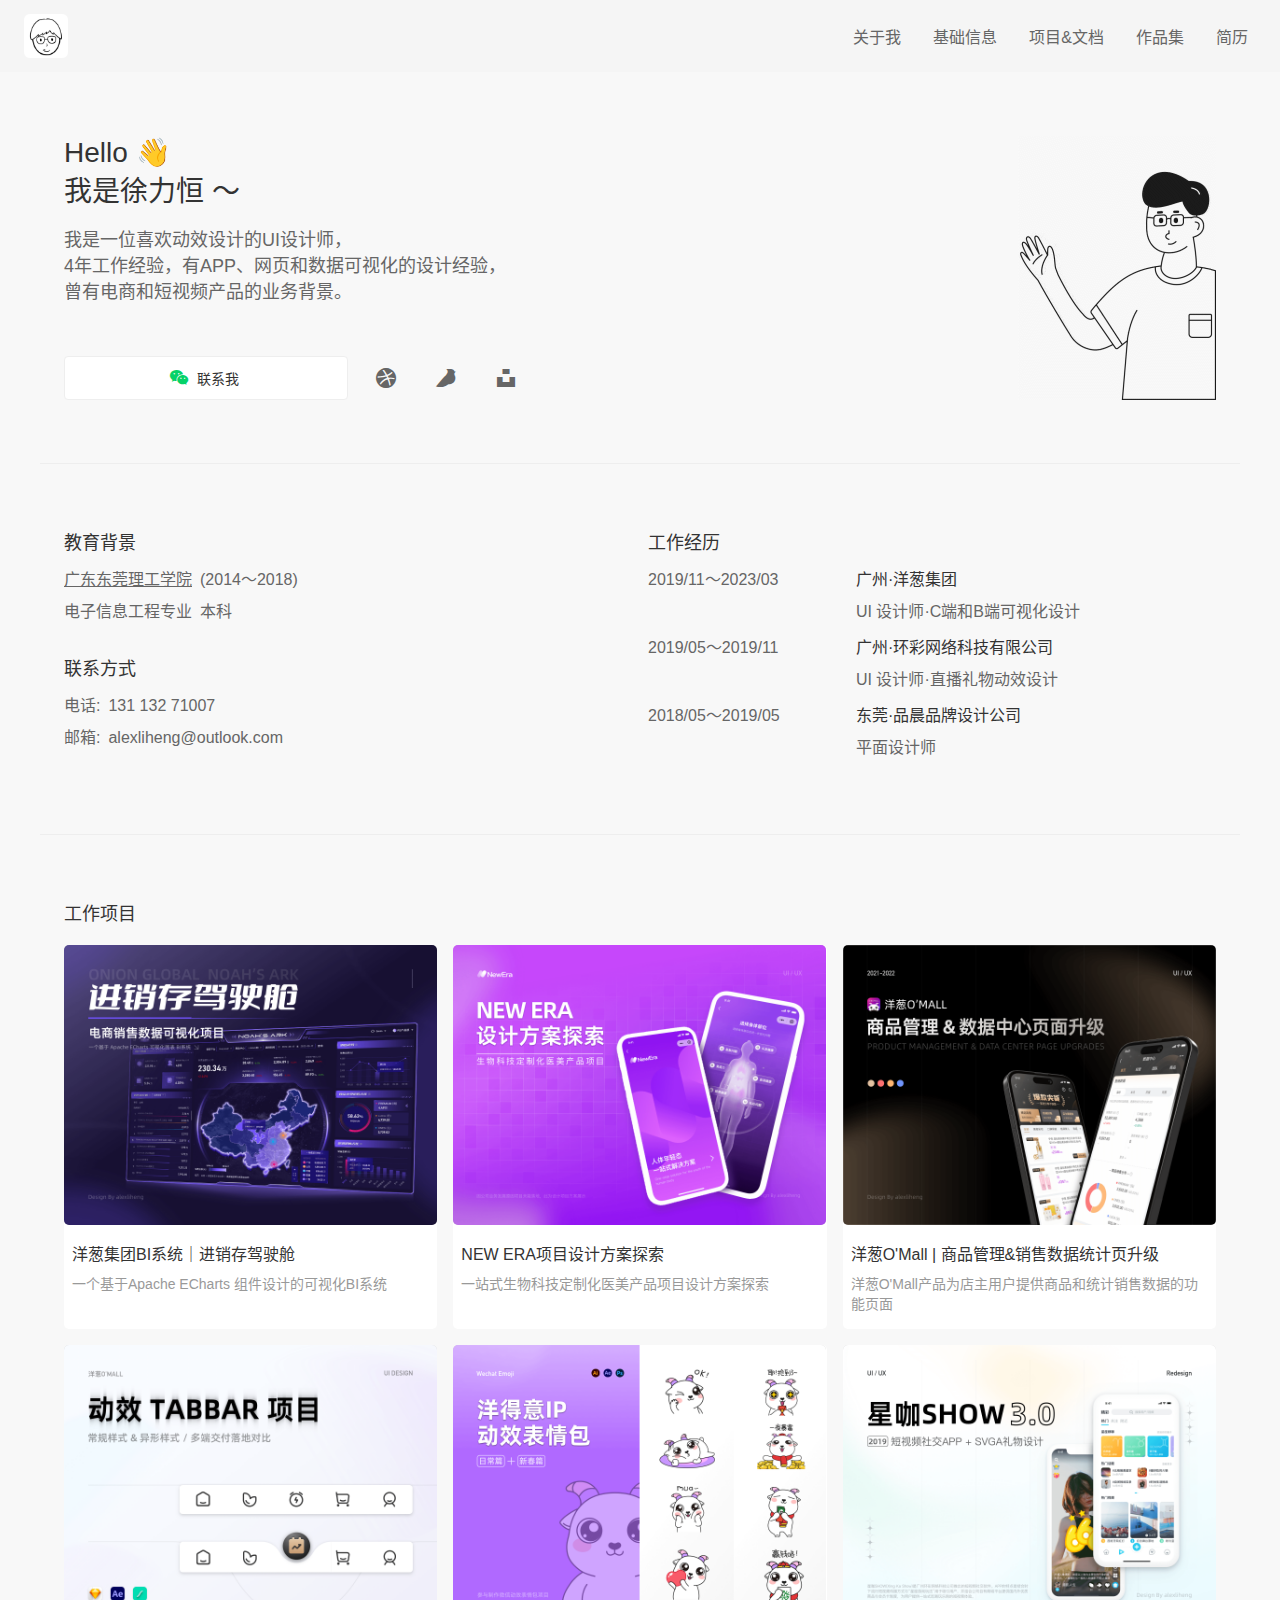
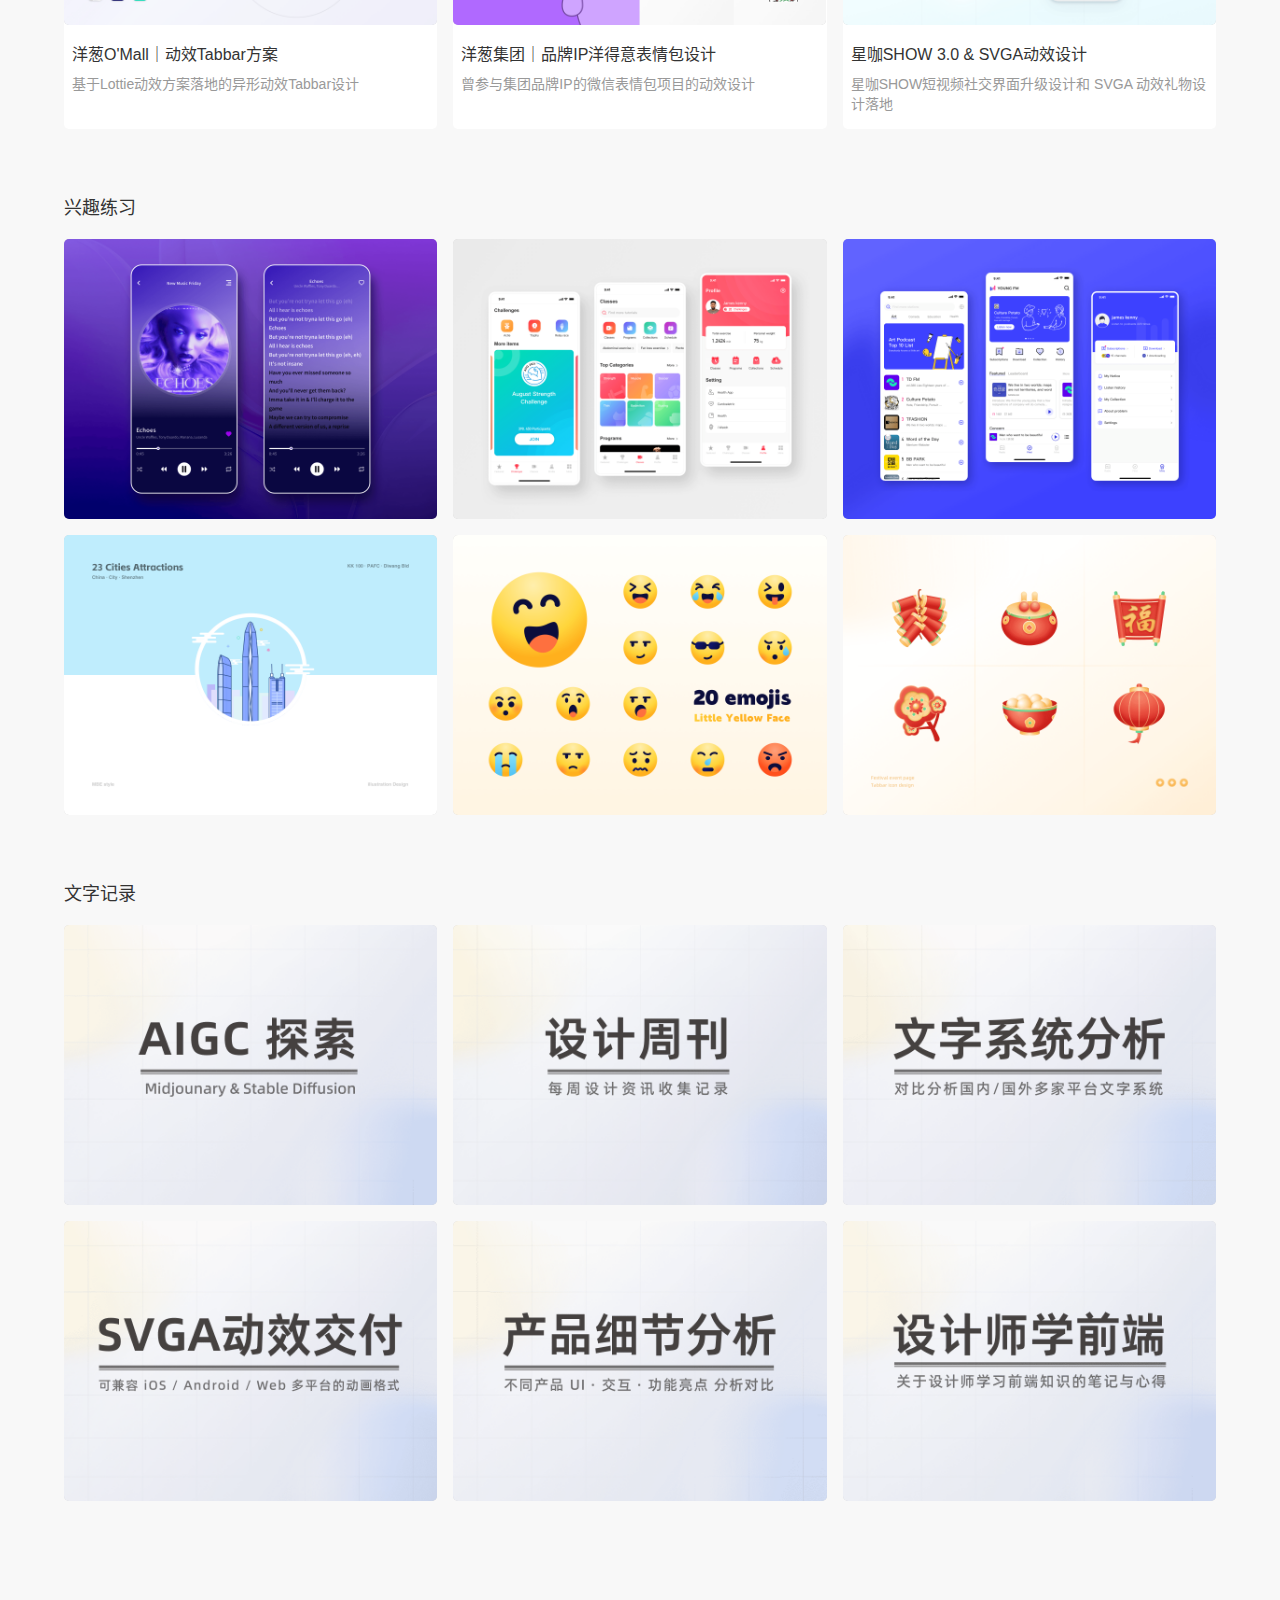
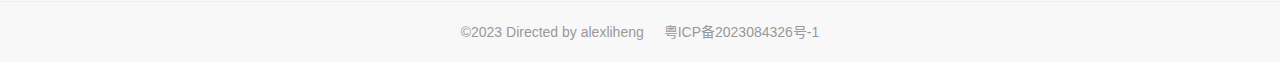
<file: index.html>
<!DOCTYPE html>
<html lang="zh-CN">
<head>
    <meta charset="UTF-8">
    <meta name="viewport" content="width=device-width, initial-scale=1.0">
    <title>alexliheng</title>
    <link rel="stylesheet" href="./css/index.css">
    <!-- 按网站引入网页的图标 -->
    <link rel="apple-touch-icon" sizes="180x180" href="favicon_package_v0.16/apple-touch-icon.png">
    <link rel="icon" type="image/png" sizes="32x32" href="favicon_package_v0.16/favicon-32x32.png">
    <link rel="icon" type="image/png" sizes="16x16" href="favicon_package_v0.16/favicon-16x16.png">
    <link rel="manifest" href="favicon_package_v0.16/site.webmanifest">
    <meta name="msapplication-TileColor" content="#da532c">
    <meta name="theme-color" content="#ffffff">
    <!-- 引入iconfont -->
    <link rel="stylesheet" href="./lib/iconfont/iconfont.css">
    <!-- 引入两个bass文件 -->
    <link rel="stylesheet" href="./css/base.css">
    <link rel="stylesheet" href="./css/index.css">

</head>
<body>
    <!-- 1.顶部固定的导航栏 -->
    <header>
        <div class="nav">
            <div class="left">
                <a href="">
                    <img src="./uploads/个站组件/logo-圆角.png" alt="">
                </a>
            </div>
            <div class="right">
                <a href="#" class="menu-toggle"><i class="icon iconfont icon-menu"></i></a>

                <!-- 电脑端导航 -->
                <div class="desktop-menu">
                    <ul class="desktop-menu-list">
                        <li><a href="#aboutme">关于我</a></li>
                        <li><a href="#info">基础信息</a></li>
                        <li><a href="#creation">项目&文档</a></li>
                        <li><a href="https://www.yuque.com/alexliheng/sbn1pf/utgs8dvnbc63rcg4?singleDoc# 《徐力恒作品集-UI设计师-4年-13113271007》" target="_blank">作品集</a></li>
                        <li><a href="./uploads/徐力恒-UI设计师-4年-13113271007.pdf" target="_blank">简历</a></li>
                    </ul>
                </div>

                 <!-- 手机端导航 -->
                 <div class="mobile-menu">
                    <!-- <a href="#" class="menu-toggle"><i class="icon iconfont icon-menu"></i></a> -->
                    <div class="overlay"></div>
                    <ul class="mobile-menu-list">
                        <li><a href="#aboutme">关于我</a></li>
                        <li><a href="#info">基础信息</a></li>
                        <li><a href="#creation">项目&文档</a></li>
                        <li><a href="https://www.yuque.com/alexliheng/sbn1pf/utgs8dvnbc63rcg4?singleDoc# 《徐力恒作品集-UI设计师-4年-13113271007》" target="_blank">作品集</a></li>
                        <li><a href="./uploads/徐力恒-UI设计师-4年-13113271007.pdf" target="_blank">简历</a></li>
                    </ul>
                </div>
            </div>
        </div>
    </header>

    <!-- 2.中间可滑动的主要区域：自我介绍，基础信息，作品&文档-->
    <div class="main">

        <!-- 2-1:自我介绍 -->
        <div class="aboutme" id="aboutme" >
            <div class="left">
                <div class="top">
                    <h1>Hello 👋<br>我是徐力恒 ～</h1>
                <p>我是一位喜欢动效设计的UI设计师，<br>4年工作经验，有APP、网页和数据可视化的设计经验，<br>曾有电商和短视频产品的业务背景。</p>
                </div>
                
                <div class="bottom">
                    <button id="showModalBtn"><i class="icon iconfont icon-logo_wechat"></i><span>联系我</span></button>
                    <!-- 模态弹窗内容 -->
                    <div id="modal" class="modal">
                        <div class="modal-content">
                          <img src="./uploads/个站组件/我的二维码.png" alt="">
                          <h2>微信号: alexliheng001</h2>
                          <p>加好友麻烦备注缘由～</p>
                        </div>
                    </div>
                    <div id="overlay1" class="overlay1"></div>
                    <!-- 模态弹窗内容 -->
                    <div class="icon_lists">
                        <ul>
                            <li><a href="https://dribbble.com/alexliheng" target="_blank"><i class="icon iconfont icon-logo_dribbble"></i></a></li>
                            <li><a href="https://www.yuque.com/alexliheng/sbn1pf/gv1okpka0i0n51qz?singleDoc# 《文字记录》" target="_blank" ><i class="icon iconfont icon-logo_yuque"></i></a></li>
                            <li><a href="https://unsplash.com/@lliheng" target="_blank"><i class="icon iconfont icon-logo_unsplash"></i></a></li>
                            <!-- <li><a href="https://github.com/alexliheng?tab=repositories" target="_blank"><i class="icon iconfont icon-logo_github"></i></a></li> -->
                        </ul>
                    </div>
                </div>  
            </div>
            <div class="right">
                <!-- <div class="sbox"></div> -->
                <!-- <div class="picbox"><img src="https://s3.bmp.ovh/imgs/2023/08/17/87e78910b940486f.gif" alt=""></div> -->
                <div class="picbox"><img src="./uploads/img/aboutme/CharacterGIF.gif" alt=""></div>
            </div>

        </div>

        <!-- 2-2:基础信息 -->
        <div class="info" id="info">
            <!-- 左边内容：教育背景+联系方式 -->
            <div class="left">
                <div class="edu">
                    <div class="title">教育背景</div>
                    <div class="deatils school"><span><a href="https://www.dgut.edu.cn/xxgk/xxjj.htm" target="_blank">广东东莞理工学院</a></span><span>(2014～2018)</span></div>
                    <div class="deatils major"><span>电子信息工程专业</span><span>本科</span></div>
                </div>
                <div class="contact">
                    <div class="title">联系方式</div>
                    <div class="deatils phone"><span>电话:</span><span>131 132 71007</span></div>
                    <div class="deatils email"><span>邮箱:</span><span>alexliheng@outlook.com</span></div>
                </div>
            </div>
            <!-- 右边内容：工作经历 -->
            <div class="right">
                <div class="work">
                    <div class="title">工作经历</div>
                    <div class="work_deatils">
                        <div class="time">
                            <span>2019/11～2023/03</span>
                        </div>
                        <div class="deatils">
                            <p class="company">广州·洋葱集团</p>
                            <span  class="position">UI 设计师·C端和B端可视化设计</span>
                        </div>
                    </div>
                    <div class="work_deatils">
                        <div class="time">
                            <span>2019/05～2019/11</span>
                        </div>
                        <div class="deatils">
                            <p class="company">广州·环彩网络科技有限公司</p>
                            <span class="position">UI 设计师·直播礼物动效设计</span>
                        </div>
                    </div>
                    <div class="work_deatils">
                        <div class="time">
                            <span>2018/05～2019/05</span>
                        </div>
                        <div class="deatils">
                            <p class="company">东莞·品晨品牌设计公司</p>
                            <span class="position">平面设计师</span>
                        </div>
                    </div>
                </div>
            </div>
        </div>

        <!-- 2-3:作品&文档 -->
        <div class="creation" id="creation">

            <!-- 2-3-1:作品展示-有标题类型 -->
            <div class="work_project">

                <!-- 标题部分 -->
                <div class="bigtitle">
                    <div class="left">
                        <h1>工作项目</h1>
                    </div>
                    <!-- <div class="right">
                        <a href="#" >
                            <span>更多</span>
                            <i class="iconfont icon-arrow_right"></i>
                        </a>
                    </div> -->
                </div>

                <!-- 作品列表 -->
                <div class="display">
                    <!-- 一行4个，一共两行，所有8个 -->
                    <!-- 其中一个卡片 -->
                    <section >
                        <a href="https://www.yuque.com/alexliheng/sbn1pf/yad8dg76wm9qn36y?singleDoc# 《进销存驾驶舱》" target="_blank">
                            <div class="top">
                                <!-- <img src="https://s3.bmp.ovh/imgs/2023/08/16/1113f7177c29e6d1.png" alt=""> -->
                                <img src="./uploads/img/aboutwork/work6-noahsark.png" alt="">
                            </div>
                            <div class="text">
                                <h1>洋葱集团BI系统｜进销存驾驶舱</h1>
                                <p>一个基于Apache ECharts 组件设计的可视化BI系统</p>
                            </div>  
                        </a>
                    </section> 

                    <section >
                        <a href="https://www.yuque.com/alexliheng/sbn1pf/aparnk38cxdoe6ws?singleDoc# 《NEW ERA设计方案探索》" target="_blank">
                            <div class="top">
                                <!-- <img src="https://s3.bmp.ovh/imgs/2023/09/05/4be826072a2cf8a1.png" alt=""> -->
                                <img src="./uploads/img/aboutwork/work5-newera.png" alt="">

                            </div>
                            <div class="text">
                                <h1>NEW ERA项目设计方案探索</h1>
                                <p>一站式生物科技定制化医美产品项目设计方案探索</p>
                            </div>  
                        </a>
                    </section> 

                    <section >
                        <a href="https://www.yuque.com/alexliheng/sbn1pf/gxeqybnq67h565ws?singleDoc# 《商品管理 & 数据中心页面升级》" target="_blank">
                            <div class="top">
                                <!-- <img src="https://s3.bmp.ovh/imgs/2023/09/13/7e0c72f397813154.png" alt=""> -->
                                <img src="./uploads/img/aboutwork/work4-saledata.png" alt="">
                                
                            </div>
                            <div class="text">
                                <h1>洋葱O'Mall | 商品管理&销售数据统计页升级</h1>
                                <p>洋葱O'Mall产品为店主用户提供商品和统计销售数据的功能页面</p>
                            </div>  
                        </a>
                    </section> 

                    <section >
                        <a href="https://www.yuque.com/alexliheng/sbn1pf/ah9yura1bgrykkvq?singleDoc# 《动效TABBAR项目》" target="_blank">
                            <div class="top">
                                <!-- <img src="https://s3.bmp.ovh/imgs/2023/08/16/869c2fd88f11620d.png" alt=""> -->
                                <img src="./uploads/img/aboutwork/work3-tabbar.png" alt="">
                            </div>
                            <div class="text">
                                <h1>洋葱O'Mall｜动效Tabbar方案</h1>
                                <p>基于Lottie动效方案落地的异形动效Tabbar设计</p>
                            </div>  
                        </a>
                    </section> 

                    <section >
                        <a href="https://www.yuque.com/alexliheng/sbn1pf/hoouzg4atbbqebry?singleDoc# 《洋得意IP动效表情包》" target="_blank">
                            <div class="top">
                                <!-- <img src="https://s3.bmp.ovh/imgs/2023/08/16/e0903713ea9e1c41.png" alt=""> -->
                                <img src="./uploads/img/aboutwork/work2-emoji.png" alt="">
                                
                            </div>
                            <div class="text">
                                <h1>洋葱集团｜品牌IP洋得意表情包设计</h1>
                                <p>曾参与集团品牌IP的微信表情包项目的动效设计</p>
                            </div>  
                        </a>
                    </section> 


                    <section >
                        <a href="https://www.yuque.com/alexliheng/sbn1pf/rgb1pfr1iemxko2e?singleDoc# 《星咖SHOW3.0升级》" target="_blank">
                            <div class="top">
                                <!-- <img src="https://s3.bmp.ovh/imgs/2023/09/05/526a342ecadaa9c2.png" alt=""> -->
                                <img src="./uploads/img/aboutwork/work1-strashow.png" alt="">

                            </div>
                            <div class="text">
                                <h1>星咖SHOW 3.0 & SVGA动效设计</h1>
                                <p>星咖SHOW短视频社交界面升级设计和 SVGA 动效礼物设计落地 </p>
                            </div>  
                        </a>
                    </section>
                    <button id="more-button"><span>更多</span></button>
                </div>

            </div>  

            <!-- 2-3-2:作品展示-无标题和备注信息 -->
            <div class="personal_practice design">
                <!-- 标题部分 -->
                <div class="bigtitle">
                    <div class="left">
                        <h1>兴趣练习</h1>
                    </div>
                    <!-- <div class="right">
                        <a href="#" >
                            <span>更多</span>
                            <i class="iconfont icon-arrow_right"></i>
                        </a>
                    </div> -->
                </div>
                <!-- 作品列表 -->
                <div class="display">
                    <!-- 一行3个，一共2行，所有6个 -->
                    <!-- 其中一个卡片 -->
                    <section>
                        <a href="https://dribbble.com/shots/22227677-Like-Music-product-UI-interface?utm_source=Clipboard_Shot&utm_campaign=alexliheng&utm_content=Like%20%20%C2%B7%20Music%20product%20UI%20interface&utm_medium=Social_Share&utm_source=Clipboard_Shot&utm_campaign=alexliheng&utm_content=Like%20%20%C2%B7%20Music%20product%20UI%20interface&utm_medium=Social_Share" target="_blank">
                            <div class="top">
                                <!-- <img src="https://s3.bmp.ovh/imgs/2023/08/16/2af0784c48378413.png" alt=""> -->
                                <img src="./uploads/img/practice/practice6-music.png" alt="">
                            </div> 
                        </a>
                    </section> 
                    <!-- 其他几个 -->
                    <section>
                        <a href="https://dribbble.com/shots/22157903-Redesign-of-sports-products?utm_source=Clipboard_Shot&utm_campaign=alexliheng&utm_content=Redesign%20of%20sports%20products&utm_medium=Social_Share&utm_source=Clipboard_Shot&utm_campaign=alexliheng&utm_content=Redesign%20of%20sports%20products&utm_medium=Social_Share" target="_blank">
                            <div class="top">
                                <!-- <img src="https://s3.bmp.ovh/imgs/2023/08/16/db0591801fedfbc2.png" alt=""> -->
                                <img src="./uploads/img/practice/practice5-sports.png" alt="">

                            </div> 
                        </a>
                    </section> 
                    <section>
                        <a href="https://dribbble.com/shots/22168946-Podcast-APP-listing-page?utm_source=Clipboard_Shot&utm_campaign=alexliheng&utm_content=Podcast%20APP%20listing%20page&utm_medium=Social_Share&utm_source=Clipboard_Shot&utm_campaign=alexliheng&utm_content=Podcast%20APP%20listing%20page&utm_medium=Social_Share" target="_blank">
                            <div class="top">
                                <!-- <img src="https://s3.bmp.ovh/imgs/2023/08/16/9ffab25db056ecb5.png" alt=""> -->
                                <img src="./uploads/img/practice/practice4-podcast.png" alt="">

                            </div> 
                        </a>
                    </section> 
                    <section>
                        <a href="https://dribbble.com/shots/22234309-23-China-Cities-Attractions-MBE?utm_source=Clipboard_Shot&utm_campaign=alexliheng&utm_content=23%20China%20Cities%20Attractions%20%C2%B7%20MBE&utm_medium=Social_Share&utm_source=Clipboard_Shot&utm_campaign=alexliheng&utm_content=23%20China%20Cities%20Attractions%20%C2%B7%20MBE&utm_medium=Social_Share" target="_blank">
                            <div class="top">
                                <!-- <img src="https://s3.bmp.ovh/imgs/2023/08/16/c00383f57d727692.png" alt=""> -->
                                <img src="./uploads/img/practice/practice3-citylogo.png" alt="">

                            </div> 
                        </a>
                    </section> 
                    <section>
                        <a href="https://dribbble.com/shots/22211797-emojis-Little-Yellow-Face?utm_source=Clipboard_Shot&utm_campaign=alexliheng&utm_content=emojis%20%C2%B7%20Little%20Yellow%20Face&utm_medium=Social_Share&utm_source=Clipboard_Shot&utm_campaign=alexliheng&utm_content=emojis%20%C2%B7%20Little%20Yellow%20Face&utm_medium=Social_Share" target="_blank">
                            <div class="top">
                                <!-- <img src="https://s3.bmp.ovh/imgs/2023/08/16/0441c77d6138affd.png" alt=""> -->
                                <img src="./uploads/img/practice/practice2-emoji.png" alt="">

                            </div> 
                        </a>
                    </section> 
                    <section>
                        <a href="https://dribbble.com/shots/22222609-Spring-Festival-icon-design?utm_source=Clipboard_Shot&utm_campaign=alexliheng&utm_content=Spring%20Festival%20icon%20design&utm_medium=Social_Share&utm_source=Clipboard_Shot&utm_campaign=alexliheng&utm_content=Spring%20Festival%20icon%20design&utm_medium=Social_Share" target="_blank">
                            <div class="top">
                                <!-- <img src="https://s3.bmp.ovh/imgs/2023/08/13/31d32cbf1eea35f1.png" alt=""> -->
                                <img src="./uploads/img/practice/practice1-festivalicon.png" alt="">

                            </div> 
                        </a>
                    </section> 
                    <button id="more-button"><span>更多</span></button>
                </div>
            </div>

            <!-- 2-3-3:作品展示-无标题和备注信息 -->
            <div class="personal_practice text">
                <!-- 标题部分 -->
                <div class="bigtitle">
                    <div class="left">
                        <h1>文字记录</h1>
                    </div>
                    <!-- <div class="right">
                        <a href="#" >
                            <span>更多</span>
                            <i class="iconfont icon-arrow_right"></i>
                        </a>
                    </div> -->
                </div>
                <!-- 作品列表 -->
                <div class="display">
                    <!-- 一行3个，一共2行，所有6个 -->
                    <!-- 其中一个卡片 -->
                    <section>
                        <a href="https://www.yuque.com/alexliheng/sbn1pf/rxn0agu1fsas1acu?singleDoc# 《AIGC探索》" target="_blank">
                            <div class="top">
                                <!-- <img src="https://s3.bmp.ovh/imgs/2023/08/13/9737055742b166d0.png" alt=""> -->
                                <img src="./uploads/img/text/text6-aigc.png" alt="">

                            </div> 
                        </a>
                    </section> 
                    <!-- 其他几个 -->
                    <section>
                        <a href="https://www.yuque.com/alexliheng/sbn1pf/sxe8cm10igmp2m0i?singleDoc# 《设计周刊》" target="_blank">
                            <div class="top">
                                <!-- <img src="https://s3.bmp.ovh/imgs/2023/08/13/9cdefe7a37a84866.png" alt=""> -->
                                <img src="./uploads/img/text/text5-news.png" alt="">

                            </div> 
                        </a>
                    </section> 
                    <section>
                        <a href="https://www.yuque.com/alexliheng/sbn1pf/ymxng498ixbc4wx9?singleDoc# 《文字系统分析》" target="_blank">
                            <div class="top">
                                <!-- <img src="https://s3.bmp.ovh/imgs/2023/08/13/8b158e35ecf66b04.png" alt=""> -->
                                <img src="./uploads/img/text/text4-fonts.png" alt="">

                            </div> 
                        </a>
                    </section> 
                    <section>
                        <a href="https://www.yuque.com/alexliheng/sbn1pf/qamgoos8by7axs17?singleDoc# 《SVGA动效交付》" target="_blank">
                            <div class="top">
                                <!-- <img src="https://s3.bmp.ovh/imgs/2023/08/17/1f2bfa2894874921.png" alt=""> -->
                                <img src="./uploads/img/text/text3-svga.png" alt="">

                            </div> 
                        </a>
                    </section> 
                    <section>
                        <a href="https://www.yuque.com/alexliheng/sbn1pf/ihpgddfhp899cgug?singleDoc# 《产品细节分析》" target="_blank">
                            <div class="top">
                                <!-- <img src="https://s3.bmp.ovh/imgs/2023/08/17/5f2277c0f618ed1a.png" alt=""> -->
                                <img src="./uploads/img/text/text2-app.png" alt="">

                            </div> 
                        </a>
                    </section> 
                    <section>
                        <a href="https://www.yuque.com/alexliheng/sbn1pf/yuqdzeai41zdn6nm?singleDoc# 《设计师的前端知识》" target="_blank">
                            <div class="top">
                                <!-- <img src="https://s3.bmp.ovh/imgs/2023/08/17/ecaf51f2ffd79f56.png" alt=""> -->
                                <img src="./uploads/img/text/text1-web.png" alt="">

                            </div> 
                        </a>
                    </section> 
                    <button id="more-button"><span>更多</span></button>
                </div>
            </div>
        </div>

    </div>

    <!-- 3.页脚 -->
    <footer>
        <div class="info"><span>©2023 Directed by alexliheng</span> <a href="https://beian.miit.gov.cn/#/Integrated/index" target="_blank">粤ICP备2023084326号-1</a></div>
    </footer>

    <!-- 在这里添加 <script> 标签并放置 JavaScript 代码 -->
    <script src="./script/index.js"> </script>
</body>
</html>
</file>
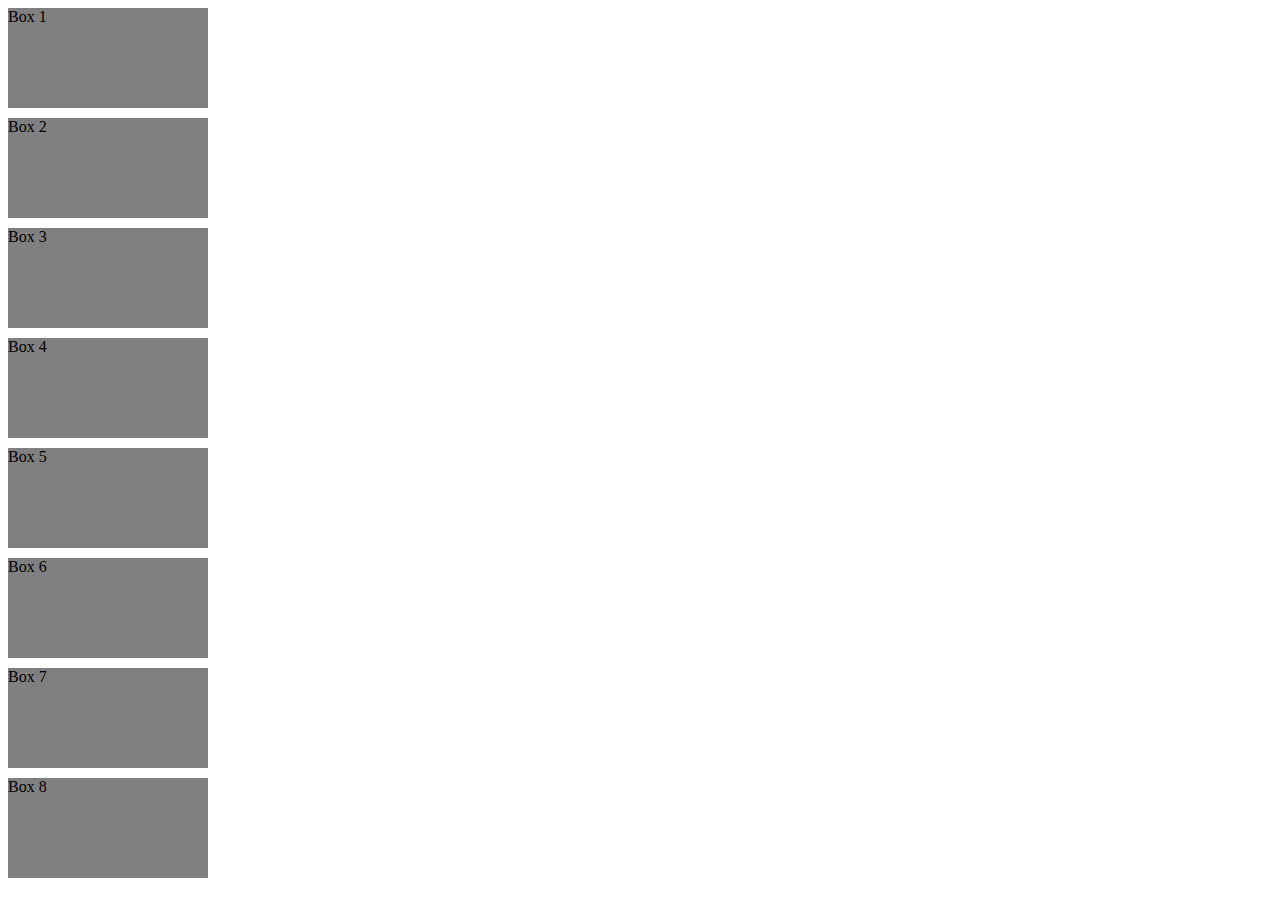
<file: test/test5-box.html>
<!DOCTYPE html>
<html>
<head>
    <meta charset="UTF-8">
    <style>
        .box {
            width: 200px;
            height: 100px;
            background-color: gray;
            margin-bottom: 10px;
            display: none;
        }
        
        .show {
            display: block;
        }
        
        #more-button {
            display: none;
        }
    </style>
</head>
<body>
    <div class="container">
        <div class="box">Box 1</div>
        <div class="box">Box 2</div>
        <div class="box">Box 3</div>
        <div class="box">Box 4</div>
        <div class="box">Box 5</div>
        <div class="box">Box 6</div>
        <div class="box">Box 7</div>
        <div class="box">Box 8</div>
        <button id="more-button">更多</button>
    </div>

    <script>
        var boxes = document.querySelectorAll('.box');
        var moreButton = document.getElementById('more-button');
        var boxCount = 3;
        
        function showBoxes() {
            for (var i = 0; i < boxCount; i++) {
                boxes[i].classList.add('show');
            }
        }
        
        function hideMoreButton() {
            moreButton.style.display = 'none';
        }
        
        function showMoreBoxes() {
            if (boxCount + 3 >= boxes.length) {
                boxCount = boxes.length;
                hideMoreButton();
            } else {
                boxCount += 3;
            }
            showBoxes();
        }
        
        function resizeHandler() {
            if (window.innerWidth > 641) {
                boxCount = boxes.length;
                showBoxes();
                hideMoreButton();
            } else if (window.innerWidth <= 640) {
                showBoxes();
                if (boxCount >= boxes.length) {
                    hideMoreButton();
                } else {
                    moreButton.style.display = 'block';
                }
            }
        }
        
        moreButton.addEventListener('click', showMoreBoxes);
        window.addEventListener('resize', resizeHandler);
        resizeHandler();
    </script>
</body>
</html>
</file>
<file: css/index.css>
html,
body {
  margin: 0;
  padding: 0;
}
* {
  box-sizing: border-box;
  margin: 0;
  padding: 0;
}
li {
  list-style: none;
  /* 清除默认的列表标志 */
}
a {
  text-decoration: none;
  /* 清除下划线 */
  color: inherit;
  /* 继承父元素的颜色 */
}
@keyframes slideIn {
  from {
    opacity: 0;
    transform: translateX(50%) translateY(-50%) scale(0);
  }
  to {
    opacity: 1;
    transform: translateX(0) translateY(0) scale(1);
  }
}
body {
  background-color: #F8F8F8;
  font-family: "PingFang SC", "Helvetica Neue", Helvetica, Arial, sans-serif;
}
header {
  z-index: 10;
  position: relative;
}
header .nav {
  position: fixed;
  left: 0;
  top: 0;
  display: flex;
  justify-content: space-between;
  padding: 0 24px 0 24px;
  width: 100%;
  background-color: #F5F5F5;
  align-items: center;
}
@media only screen and (min-width: 1201px) {
  header .nav {
    height: 72px;
  }
}
@media only screen and (min-width: 961px) and (max-width: 1200px) {
  header .nav {
    height: 72px;
  }
}
@media only screen and (min-width: 841px) and (max-width: 960px) {
  header .nav {
    height: 72px;
  }
}
@media only screen and (min-width: 641px) and (max-width: 840px) {
  header .nav {
    height: 64px;
  }
}
@media only screen and (max-width: 640px) {
  header .nav {
    height: 48px;
  }
}
header .nav .left a img {
  width: 44px;
  height: 44px;
  display: flex;
  align-items: center;
}
@media only screen and (min-width: 641px) and (max-width: 840px) {
  header .nav .left a img {
    width: 32px;
    height: 32px;
  }
}
@media only screen and (max-width: 640px) {
  header .nav .left a img {
    width: 32px;
    height: 32px;
  }
}
header .nav .right .menu-toggle {
  display: none;
}
header .nav .right .menu-toggle .iconfont {
  font-size: 24px;
  color: #333333;
}
header .nav .right .desktop-menu {
  display: flex;
  list-style: none;
  margin: 0;
  padding: 0;
}
header .nav .right .desktop-menu ul {
  display: flex;
}
header .nav .right .desktop-menu ul li {
  padding-left: 16px;
}
header .nav .right .desktop-menu ul li a {
  padding: 12px 8px ;
  font-size: 16px;
  font-weight: 400;
  color: #666666;
}
header .nav .right .desktop-menu ul li a:active {
  font-weight: 500;
  color: #333333;
}
header .nav .right .desktop-menu ul li a:hover {
  color: #333333;
}
header .nav .right .mobile-menu {
  display: none;
  position: relative;
}
header .nav .right .mobile-menu .overlay {
  display: none;
  position: fixed;
  top: 0;
  left: 0;
  width: 100%;
  height: 100%;
  background-color: #000000;
  opacity: 0;
}
header .nav .right .mobile-menu .mobile-menu-list {
  display: none;
  position: absolute;
  top: 12px;
  right: 0;
  background-color: #ffffff;
  padding: 48px 48px;
  white-space: nowrap;
  border-radius: 5px;
  box-shadow: 0px 1px 5px 0px rgba(0, 0, 0, 0.1);
  animation: slideIn 0.3s forwards;
}
header .nav .right .mobile-menu .mobile-menu-list li {
  text-align: center;
  margin-bottom: 24px;
  padding-left: 0px;
}
header .nav .right .mobile-menu .mobile-menu-list li:last-child {
  margin-bottom: 0;
}
header .nav .right .mobile-menu .mobile-menu-list li a {
  font-size: 16px;
  font-weight: 500;
  color: #666666;
}
header .nav .right .mobile-menu .mobile-menu-list li a:active {
  font-weight: 500;
  color: #333333;
}
header .nav .right .mobile-menu .mobile-menu-list li a:hover {
  color: #333333;
}
header .nav .right .mobile-menu.open .menu-toggle {
  display: none;
}
header .nav .right .mobile-menu.open .mobile-menu-list {
  display: block;
}
@media only screen and (max-width: 640px) {
  header .nav .right .menu-toggle {
    display: block;
  }
  header .nav .right .desktop-menu {
    display: none;
  }
  header .nav .right .mobile-menu {
    display: block;
  }
  header .nav .right .overlay {
    display: none;
  }
}
.main {
  margin: 0 auto;
}
@media only screen and (min-width: 1201px) {
  .main {
    width: 1200px;
    margin-top: 72px;
    margin-bottom: 60px;
  }
}
@media only screen and (min-width: 961px) and (max-width: 1200px) {
  .main {
    width: 100%;
    margin-top: 72px;
    margin-bottom: 60px;
  }
}
@media only screen and (min-width: 841px) and (max-width: 960px) {
  .main {
    width: 100%;
    margin-top: 72px;
    margin-bottom: 60px;
  }
}
@media only screen and (min-width: 641px) and (max-width: 840px) {
  .main {
    width: 100%;
    margin-top: 64px;
    margin-bottom: 60px;
  }
}
@media only screen and (max-width: 640px) {
  .main {
    width: 100%;
    margin-top: 48px;
    margin-bottom: 44px;
  }
}
@media only screen and (min-width: 1201px) {
  .main .aboutme {
    width: 100%;
    height: 392px;
    border-bottom: 1px solid #EEEEEE;
    display: flex;
    justify-content: space-between;
    align-items: center;
    padding: 64px 24px;
  }
  .main .aboutme .left {
    width: calc((100% - 16px) / 2);
    height: 264px;
    display: flex;
    flex-direction: column;
    justify-content: space-between;
  }
  .main .aboutme .left .top h1 {
    font-size: 28px;
    font-weight: 500;
    color: #333333;
  }
  .main .aboutme .left .top p {
    font-size: 18px;
    font-weight: 400;
    color: #666666;
    margin-top: 16px ;
  }
  .main .aboutme .left .bottom {
    display: flex;
  }
  .main .aboutme .left .bottom button {
    display: inline-flex;
    justify-content: center;
    align-items: center;
    background-color: #FFFFFF;
    border: 1px solid #eeeeee;
    border-radius: 4px;
    padding: 0 16px 0 12px;
    width: 50%;
    transition: all 0.3s ease;
  }
  .main .aboutme .left .bottom button .iconfont {
    font-size: 20px;
    color: #05D268;
    margin-right: 8px;
  }
  .main .aboutme .left .bottom button span {
    font-size: 14px;
    font-weight: 500;
    color: #333333;
    transition: all 0.3s ease;
  }
  .main .aboutme .left .bottom button:hover {
    box-shadow: 0px 1px 5px 0px rgba(0, 0, 0, 0.1);
  }
  .main .aboutme .left .bottom button:hover span {
    color: #05D268;
  }
  .main .aboutme .left .bottom .modal {
    display: none;
    position: fixed;
    top: 50%;
    left: 50%;
    transform: translate(-50%, -50%);
    width: 280px;
    height: 346px;
    background-color: #FFFFFF;
    border-radius: 5px;
    z-index: 100;
  }
  .main .aboutme .left .bottom .modal .modal-content {
    padding: 20px;
  }
  .main .aboutme .left .bottom .modal .modal-content img {
    width: 240px;
    height: 240px;
  }
  .main .aboutme .left .bottom .modal .modal-content h2 {
    font-size: 16px;
    font-weight: 500;
    color: #333333;
    margin-top: 16px;
    text-align: center;
  }
  .main .aboutme .left .bottom .modal .modal-content p {
    font-size: 14px;
    font-weight: 400;
    color: #999999;
    margin-top: 8px;
    text-align: center;
  }
  .main .aboutme .left .bottom .modal.show {
    opacity: 1;
    /* 最终不透明度为1 */
  }
  .main .aboutme .left .bottom .overlay1 {
    display: none;
    position: fixed;
    top: 0;
    left: 0;
    width: 100%;
    height: 100%;
    background-color: rgba(0, 0, 0, 0.55);
    z-index: 99;
  }
  .main .aboutme .left .bottom .icon_lists {
    display: flex;
    justify-content: space-between;
    align-items: center;
  }
  .main .aboutme .left .bottom .icon_lists ul {
    display: flex;
  }
  .main .aboutme .left .bottom .icon_lists ul li a {
    display: flex;
    justify-content: center;
    align-items: center;
    width: 44px;
    height: 44px;
    margin-left: 16px;
  }
  .main .aboutme .left .bottom .icon_lists ul li a .iconfont {
    font-size: 24px;
    color: #666666;
    transition: all 0.3s ease;
  }
  .main .aboutme .left .bottom .icon_lists ul li a .iconfont.icon-logo_dribbble:hover {
    color: #ea4c88;
    font-size: 32px;
  }
  .main .aboutme .left .bottom .icon_lists ul li a .iconfont.icon-logo_yuque:hover {
    color: #00b96b;
    font-size: 32px;
  }
  .main .aboutme .left .bottom .icon_lists ul li a .iconfont.icon-logo_unsplash:hover {
    color: #000000;
    font-size: 32px;
  }
  .main .aboutme .left .bottom .icon_lists ul li a .iconfont.icon-logo_github:hover {
    color: #1f2328;
    font-size: 32px;
  }
  .main .aboutme .right {
    width: calc((100% - 16px) / 2);
    display: flex;
    justify-content: end;
    -webkit-justify-content: flex-end;
    align-items: center;
  }
  .main .aboutme .right .picbox {
    width: 198px;
    height: 264px;
    overflow: hidden;
  }
  .main .aboutme .right .picbox img {
    width: 100%;
    -webkit-transition: all 0.6s ease;
    transition: all 0.6s ease;
  }
}
@media only screen and (min-width: 961px) and (max-width: 1200px) {
  .main .aboutme {
    width: 100%;
    height: 392px;
    border-bottom: 1px solid #EEEEEE;
    display: flex;
    justify-content: space-between;
    align-items: center;
    padding: 64px 24px;
  }
  .main .aboutme .left {
    width: calc((100% - 16px) / 2);
    height: 264px;
    display: flex;
    flex-direction: column;
    justify-content: space-between;
  }
  .main .aboutme .left .top h1 {
    font-size: 28px;
    font-weight: 500;
    color: #333333;
  }
  .main .aboutme .left .top p {
    font-size: 16px;
    font-weight: 400;
    color: #666666;
    margin-top: 16px ;
  }
  .main .aboutme .left .bottom {
    display: flex;
  }
  .main .aboutme .left .bottom button {
    display: inline-flex;
    justify-content: center;
    align-items: center;
    background-color: #FFFFFF;
    border: 1px solid #eeeeee;
    border-radius: 4px;
    padding: 0 16px 0 12px;
    width: 50%;
    transition: all 0.3s ease;
  }
  .main .aboutme .left .bottom button .iconfont {
    font-size: 20px;
    color: #05D268;
    margin-right: 8px;
  }
  .main .aboutme .left .bottom button span {
    font-size: 14px;
    font-weight: 500;
    color: #333333;
    transition: all 0.3s ease;
  }
  .main .aboutme .left .bottom button:hover {
    box-shadow: 0px 1px 5px 0px rgba(0, 0, 0, 0.1);
  }
  .main .aboutme .left .bottom button:hover span {
    color: #05D268;
  }
  .main .aboutme .left .bottom .modal {
    display: none;
    position: fixed;
    top: 50%;
    left: 50%;
    transform: translate(-50%, -50%);
    width: 280px;
    height: 346px;
    background-color: #FFFFFF;
    border-radius: 5px;
    z-index: 100;
  }
  .main .aboutme .left .bottom .modal .modal-content {
    padding: 20px;
  }
  .main .aboutme .left .bottom .modal .modal-content img {
    width: 240px;
    height: 240px;
  }
  .main .aboutme .left .bottom .modal .modal-content h2 {
    font-size: 16px;
    font-weight: 500;
    color: #333333;
    margin-top: 16px;
    text-align: center;
  }
  .main .aboutme .left .bottom .modal .modal-content p {
    font-size: 14px;
    font-weight: 400;
    color: #999999;
    margin-top: 8px;
    text-align: center;
  }
  .main .aboutme .left .bottom .overlay1 {
    display: none;
    position: fixed;
    top: 0;
    left: 0;
    width: 100%;
    height: 100%;
    background-color: rgba(0, 0, 0, 0.55);
    z-index: 99;
  }
  .main .aboutme .left .bottom .icon_lists {
    display: flex;
    justify-content: space-between;
    align-items: center;
  }
  .main .aboutme .left .bottom .icon_lists ul {
    display: flex;
  }
  .main .aboutme .left .bottom .icon_lists ul li a {
    display: flex;
    justify-content: center;
    align-items: center;
    width: 44px;
    height: 44px;
    margin-left: 16px;
  }
  .main .aboutme .left .bottom .icon_lists ul li a .iconfont {
    font-size: 24px;
    color: #666666;
    transition: all 0.3s ease;
  }
  .main .aboutme .left .bottom .icon_lists ul li a .iconfont.icon-logo_dribbble:hover {
    color: #ea4c88;
    font-size: 32px;
  }
  .main .aboutme .left .bottom .icon_lists ul li a .iconfont.icon-logo_yuque:hover {
    color: #00b96b;
    font-size: 32px;
  }
  .main .aboutme .left .bottom .icon_lists ul li a .iconfont.icon-logo_unsplash:hover {
    color: #000000;
    font-size: 32px;
  }
  .main .aboutme .left .bottom .icon_lists ul li a .iconfont.icon-logo_github:hover {
    color: #1f2328;
    font-size: 32px;
  }
  .main .aboutme .right {
    width: calc((100% - 16px) / 2);
    display: flex;
    justify-content: end;
    -webkit-justify-content: flex-end;
    align-items: center;
  }
  .main .aboutme .right .picbox {
    width: 198px;
    height: 264px;
    overflow: hidden;
  }
  .main .aboutme .right .picbox img {
    width: 100%;
    -webkit-transition: all 0.6s ease;
    transition: all 0.6s ease;
  }
}
@media only screen and (min-width: 841px) and (max-width: 960px) {
  .main .aboutme {
    width: 100%;
    height: 392px;
    border-bottom: 1px solid #EEEEEE;
    display: flex;
    justify-content: space-between;
    align-items: center;
    padding: 64px 24px;
  }
  .main .aboutme .left {
    width: calc((100% - 16px) / 2);
    height: 264px;
    display: flex;
    flex-direction: column;
    justify-content: space-between;
  }
  .main .aboutme .left .top h1 {
    font-size: 28px;
    font-weight: 500;
    color: #333333;
  }
  .main .aboutme .left .top p {
    font-size: 16px;
    font-weight: 400;
    color: #666666;
    margin-top: 16px ;
  }
  .main .aboutme .left .top p br:nth-child(2) {
    display: none;
  }
  .main .aboutme .left .bottom {
    display: flex;
  }
  .main .aboutme .left .bottom button {
    display: inline-flex;
    justify-content: center;
    align-items: center;
    background-color: #FFFFFF;
    border: 1px solid #eeeeee;
    border-radius: 4px;
    white-space: nowrap;
    padding: 0 16px 0 12px;
    width: 50%;
    transition: all 0.3s ease;
  }
  .main .aboutme .left .bottom button .iconfont {
    font-size: 20px;
    color: #05D268;
    margin-right: 8px;
  }
  .main .aboutme .left .bottom button span {
    font-size: 14px;
    font-weight: 500;
    color: #333333;
    transition: all 0.3s ease;
  }
  .main .aboutme .left .bottom button:hover {
    box-shadow: 0px 1px 5px 0px rgba(0, 0, 0, 0.1);
  }
  .main .aboutme .left .bottom button:hover span {
    color: #05D268;
  }
  .main .aboutme .left .bottom .modal {
    display: none;
    position: fixed;
    top: 50%;
    left: 50%;
    transform: translate(-50%, -50%);
    width: 280px;
    height: 346px;
    background-color: #FFFFFF;
    border-radius: 5px;
    z-index: 100;
  }
  .main .aboutme .left .bottom .modal .modal-content {
    padding: 20px;
  }
  .main .aboutme .left .bottom .modal .modal-content img {
    width: 240px;
    height: 240px;
  }
  .main .aboutme .left .bottom .modal .modal-content h2 {
    font-size: 16px;
    font-weight: 500;
    color: #333333;
    margin-top: 16px;
    text-align: center;
  }
  .main .aboutme .left .bottom .modal .modal-content p {
    font-size: 14px;
    font-weight: 400;
    color: #999999;
    margin-top: 8px;
    text-align: center;
  }
  .main .aboutme .left .bottom .overlay1 {
    display: none;
    position: fixed;
    top: 0;
    left: 0;
    width: 100%;
    height: 100%;
    background-color: rgba(0, 0, 0, 0.55);
    z-index: 99;
  }
  .main .aboutme .left .bottom .icon_lists {
    display: flex;
    justify-content: space-between;
    align-items: center;
  }
  .main .aboutme .left .bottom .icon_lists ul {
    display: flex;
  }
  .main .aboutme .left .bottom .icon_lists ul li a {
    display: flex;
    justify-content: center;
    align-items: center;
    width: 44px;
    height: 44px;
    margin-left: 16px;
  }
  .main .aboutme .left .bottom .icon_lists ul li a .iconfont {
    font-size: 24px;
    color: #666666;
    transition: all 0.3s ease;
  }
  .main .aboutme .left .bottom .icon_lists ul li a .iconfont.icon-logo_dribbble:hover {
    color: #ea4c88;
    font-size: 32px;
  }
  .main .aboutme .left .bottom .icon_lists ul li a .iconfont.icon-logo_yuque:hover {
    color: #00b96b;
    font-size: 32px;
  }
  .main .aboutme .left .bottom .icon_lists ul li a .iconfont.icon-logo_unsplash:hover {
    color: #000000;
    font-size: 32px;
  }
  .main .aboutme .left .bottom .icon_lists ul li a .iconfont.icon-logo_github:hover {
    color: #1f2328;
    font-size: 32px;
  }
  .main .aboutme .right {
    width: calc((100% - 16px) / 2);
    display: flex;
    justify-content: end;
    -webkit-justify-content: flex-end;
    align-items: center;
  }
  .main .aboutme .right .picbox {
    width: 198px;
    height: 264px;
    overflow: hidden;
  }
  .main .aboutme .right .picbox img {
    width: 100%;
    -webkit-transition: all 0.6s ease;
    transition: all 0.6s ease;
  }
}
@media only screen and (min-width: 641px) and (max-width: 840px) {
  .main .aboutme {
    width: 100%;
    height: 392px;
    border-bottom: 1px solid #EEEEEE;
    display: flex;
    justify-content: space-between;
    align-items: center;
    padding: 64px 24px;
  }
  .main .aboutme .left {
    width: calc((100% - 16px) / 2);
    height: 264px;
    display: flex;
    flex-direction: column;
    justify-content: space-between;
  }
  .main .aboutme .left .top h1 {
    font-size: 28px;
    font-weight: 500;
    color: #333333;
  }
  .main .aboutme .left .top p {
    font-size: 14px;
    font-weight: 400;
    color: #666666;
    margin-top: 16px ;
  }
  .main .aboutme .left .top p br:nth-child(2) {
    display: none;
  }
  .main .aboutme .left .bottom {
    display: flex;
  }
  .main .aboutme .left .bottom button {
    display: inline-flex;
    justify-content: center;
    align-items: center;
    white-space: nowrap;
    background-color: #FFFFFF;
    border: 1px solid #eeeeee;
    border-radius: 4px;
    padding: 0 16px 0 12px;
    width: 50%;
    transition: all 0.3s ease;
  }
  .main .aboutme .left .bottom button .iconfont {
    font-size: 20px;
    color: #05D268;
    margin-right: 8px;
  }
  .main .aboutme .left .bottom button span {
    font-size: 14px;
    font-weight: 500;
    color: #333333;
    transition: all 0.3s ease;
  }
  .main .aboutme .left .bottom button:hover {
    box-shadow: 0px 1px 5px 0px rgba(0, 0, 0, 0.1);
  }
  .main .aboutme .left .bottom button:hover span {
    color: #05D268;
  }
  .main .aboutme .left .bottom .modal {
    display: none;
    position: fixed;
    top: 50%;
    left: 50%;
    transform: translate(-50%, -50%);
    width: 280px;
    height: 346px;
    background-color: #FFFFFF;
    border-radius: 5px;
    z-index: 100;
  }
  .main .aboutme .left .bottom .modal .modal-content {
    padding: 20px;
  }
  .main .aboutme .left .bottom .modal .modal-content img {
    width: 240px;
    height: 240px;
  }
  .main .aboutme .left .bottom .modal .modal-content h2 {
    font-size: 16px;
    font-weight: 500;
    color: #333333;
    margin-top: 16px;
    text-align: center;
  }
  .main .aboutme .left .bottom .modal .modal-content p {
    font-size: 14px;
    font-weight: 400;
    color: #999999;
    margin-top: 8px;
    text-align: center;
  }
  .main .aboutme .left .bottom .overlay1 {
    display: none;
    position: fixed;
    top: 0;
    left: 0;
    width: 100%;
    height: 100%;
    background-color: rgba(0, 0, 0, 0.55);
    z-index: 99;
  }
  .main .aboutme .left .bottom .icon_lists {
    display: flex;
    justify-content: space-around;
    align-items: center;
    margin-left: 8px;
  }
  .main .aboutme .left .bottom .icon_lists ul {
    display: flex;
  }
  .main .aboutme .left .bottom .icon_lists ul li a {
    display: flex;
    justify-content: space-around;
    align-items: center;
    width: 44px;
    height: 44px;
  }
  .main .aboutme .left .bottom .icon_lists ul li a .iconfont {
    font-size: 24px;
    color: #666666;
    transition: all 0.3s ease;
  }
  .main .aboutme .left .bottom .icon_lists ul li a .iconfont.icon-logo_dribbble:hover {
    color: #ea4c88;
    font-size: 32px;
  }
  .main .aboutme .left .bottom .icon_lists ul li a .iconfont.icon-logo_yuque:hover {
    color: #00b96b;
    font-size: 32px;
  }
  .main .aboutme .left .bottom .icon_lists ul li a .iconfont.icon-logo_unsplash:hover {
    color: #000000;
    font-size: 32px;
  }
  .main .aboutme .left .bottom .icon_lists ul li a .iconfont.icon-logo_github:hover {
    color: #1f2328;
    font-size: 32px;
  }
  .main .aboutme .right {
    width: calc((100% - 16px) / 2);
    display: flex;
    justify-content: end;
    -webkit-justify-content: flex-end;
    align-items: center;
  }
  .main .aboutme .right .picbox {
    width: 198px;
    height: 264px;
    overflow: hidden;
  }
  .main .aboutme .right .picbox img {
    width: 100%;
    -webkit-transition: all 0.6s ease;
    transition: all 0.6s ease;
  }
}
@media only screen and (max-width: 640px) {
  .main .aboutme {
    width: 100%;
    height: 392px;
    border-bottom: 1px solid #EEEEEE;
    display: flex;
    justify-content: space-between;
    align-items: center;
    padding: 40px 24px;
  }
  .main .aboutme .left {
    width: 100%;
    height: 264px;
    display: flex;
    flex-direction: column;
    justify-content: space-between;
  }
  .main .aboutme .left .top h1 {
    font-size: 28px;
    font-weight: 500;
    color: #333333;
    display: block;
    text-align: center;
    white-space: nowrap;
  }
  .main .aboutme .left .top p {
    font-size: 14px;
    font-weight: 400;
    color: #666666;
    margin-top: 16px ;
    display: block;
    text-align: center;
    white-space: nowrap;
  }
  .main .aboutme .left .bottom {
    display: flex;
    flex-direction: column;
    margin-top: 24px;
  }
  .main .aboutme .left .bottom button {
    display: inline-flex;
    justify-content: center;
    align-items: center;
    background-color: #FFFFFF;
    border: 1px solid #eeeeee;
    border-radius: 4px;
    margin-bottom: 16px;
    padding: 0 16px 0 12px;
    width: 100%;
    height: 44px;
    transition: all 0.3s ease;
  }
  .main .aboutme .left .bottom button .iconfont {
    font-size: 20px;
    color: #05D268;
    margin-right: 8px;
  }
  .main .aboutme .left .bottom button span {
    font-size: 14px;
    font-weight: 500;
    color: #333333;
    transition: all 0.3s ease;
  }
  .main .aboutme .left .bottom button:hover {
    box-shadow: 0px 1px 5px 0px rgba(0, 0, 0, 0.1);
  }
  .main .aboutme .left .bottom button:hover span {
    color: #05D268;
  }
  .main .aboutme .left .bottom .modal {
    display: none;
    position: fixed;
    top: 50%;
    left: 50%;
    transform: translate(-50%, -50%);
    width: 280px;
    height: 346px;
    background-color: #FFFFFF;
    border-radius: 5px;
    z-index: 100;
  }
  .main .aboutme .left .bottom .modal .modal-content {
    padding: 20px;
  }
  .main .aboutme .left .bottom .modal .modal-content img {
    width: 240px;
    height: 240px;
  }
  .main .aboutme .left .bottom .modal .modal-content h2 {
    font-size: 16px;
    font-weight: 500;
    color: #333333;
    margin-top: 16px;
    text-align: center;
  }
  .main .aboutme .left .bottom .modal .modal-content p {
    font-size: 14px;
    font-weight: 400;
    color: #999999;
    margin-top: 8px;
    text-align: center;
  }
  .main .aboutme .left .bottom .overlay1 {
    display: none;
    position: fixed;
    top: 0;
    left: 0;
    width: 100%;
    height: 100%;
    background-color: rgba(0, 0, 0, 0.55);
    z-index: 99;
  }
  .main .aboutme .left .bottom .icon_lists {
    padding: 0 24px 0 24px;
  }
  .main .aboutme .left .bottom .icon_lists ul {
    display: flex;
    justify-content: space-between;
    align-items: center;
  }
  .main .aboutme .left .bottom .icon_lists ul li a {
    display: flex;
    justify-content: center;
    align-items: center;
    width: 44px;
    height: 44px;
  }
  .main .aboutme .left .bottom .icon_lists ul li a .iconfont {
    font-size: 24px;
    color: #666666;
    transition: all 0.3s ease;
  }
  .main .aboutme .left .bottom .icon_lists ul li a .iconfont.icon-logo_dribbble:hover {
    color: #ea4c88;
    font-size: 32px;
  }
  .main .aboutme .left .bottom .icon_lists ul li a .iconfont.icon-logo_yuque:hover {
    color: #00b96b;
    font-size: 32px;
  }
  .main .aboutme .left .bottom .icon_lists ul li a .iconfont.icon-logo_unsplash:hover {
    color: #000000;
    font-size: 32px;
  }
  .main .aboutme .left .bottom .icon_lists ul li a .iconfont.icon-logo_github:hover {
    color: #1f2328;
    font-size: 32px;
  }
  .main .aboutme .right {
    width: 0;
    display: flex;
    justify-content: flex-end;
    align-items: center;
    visibility: hidden;
  }
  .main .aboutme .right .picbox {
    width: 198px;
    height: 264px;
    overflow: hidden;
    border-radius: 5px;
  }
  .main .aboutme .right .picbox img {
    width: 100%;
    -webkit-transition: all 0.6s ease;
    transition: all 0.6s ease;
  }
  .main .aboutme .right .picbox:hover img {
    -webkit-transform: scale(1.1);
    transform: scale(1.1);
  }
}
.main .info {
  border-bottom: 1px solid #EEEEEE;
}
@media only screen and (min-width: 1201px) {
  .main .info {
    width: 100%;
    display: flex;
    justify-content: space-between;
    padding: 64px 24px;
  }
  .main .info .left {
    width: calc((100% - 16px) / 2);
    display: flex;
    flex-direction: column;
  }
  .main .info .left .edu {
    margin-bottom: 32px;
  }
  .main .info .left .title {
    font-size: 18px;
    font-weight: 500;
    color: #333333;
    margin-bottom: 12px;
  }
  .main .info .left .deatils {
    margin-top: 8px ;
  }
  .main .info .left span {
    font-size: 16px;
    font-weight: 400;
    color: #666666;
    margin: 0px 8px 0 0;
  }
  .main .info .left a {
    font-size: 16px;
    font-weight: 400;
    color: #666666;
    text-decoration: underline;
  }
  .main .info .right {
    width: calc((100% - 16px) / 2);
    display: flex;
    flex-direction: column;
  }
  .main .info .right .work .title {
    font-size: 18px;
    font-weight: 500;
    color: #333333;
    margin-bottom: 12px;
  }
  .main .info .right .work .work_deatils {
    display: flex;
    justify-content: space-between;
    margin: 8px 0 12px 0 ;
  }
  .main .info .right .work .work_deatils p {
    font-size: 16px;
    font-weight: 500;
    color: #333333;
  }
  .main .info .right .work .work_deatils span {
    font-size: 16px;
    font-weight: 400;
    color: #666666;
    margin: 8px 8px 0 0;
  }
  .main .info .right .work .work_deatils .time {
    width: calc((100% - 16px) / 3 * 1 - 8px);
  }
  .main .info .right .work .work_deatils .deatils {
    display: flex;
    flex-direction: column;
    width: calc((100% - 16px) / 3 * 2 - 8px);
  }
}
@media only screen and (min-width: 961px) and (max-width: 1200px) {
  .main .info {
    width: 100%;
    display: flex;
    justify-content: space-between;
    padding: 64px 24px;
  }
  .main .info .left {
    width: calc((100% - 16px) / 2);
    display: flex;
    flex-direction: column;
  }
  .main .info .left .edu {
    margin-bottom: 32px;
  }
  .main .info .left .title {
    font-size: 18px;
    font-weight: 500;
    color: #333333;
    margin-bottom: 12px;
  }
  .main .info .left .deatils {
    margin-top: 8px ;
  }
  .main .info .left span {
    font-size: 16px;
    font-weight: 400;
    color: #666666;
    margin: 0px 8px 0 0;
  }
  .main .info .left a {
    font-size: 16px;
    font-weight: 400;
    color: #666666;
    text-decoration: underline;
  }
  .main .info .right {
    width: calc((100% - 16px) / 2);
    display: flex;
    flex-direction: column;
  }
  .main .info .right .work .title {
    font-size: 18px;
    font-weight: 500;
    color: #333333;
    margin-bottom: 12px;
  }
  .main .info .right .work .work_deatils {
    display: flex;
    justify-content: space-between;
    margin: 8px 0 12px 0 ;
  }
  .main .info .right .work .work_deatils p {
    font-size: 16px;
    font-weight: 500;
    color: #333333;
  }
  .main .info .right .work .work_deatils span {
    font-size: 16px;
    font-weight: 400;
    color: #666666;
    margin: 8px 8px 0 0;
  }
  .main .info .right .work .work_deatils .time {
    width: calc((100% - 16px) / 3 * 1 - 8px);
  }
  .main .info .right .work .work_deatils .deatils {
    display: flex;
    flex-direction: column;
    width: calc((100% - 16px) / 3 * 2 - 8px);
  }
}
@media only screen and (min-width: 841px) and (max-width: 960px) {
  .main .info {
    width: 100%;
    display: flex;
    flex-direction: column;
    justify-content: space-between;
    padding: 64px 24px;
  }
  .main .info .left {
    width: 100%;
    display: flex;
    flex-direction: column;
  }
  .main .info .left .edu {
    margin-bottom: 32px;
  }
  .main .info .left .title {
    font-size: 18px;
    font-weight: 500;
    color: #333333;
    margin-bottom: 12px;
  }
  .main .info .left .deatils {
    margin-top: 8px ;
  }
  .main .info .left span {
    font-size: 16px;
    font-weight: 400;
    color: #666666;
    margin: 0px 8px 0 0;
  }
  .main .info .left a {
    font-size: 16px;
    font-weight: 400;
    color: #666666;
    text-decoration: underline;
  }
  .main .info .right {
    width: 100%;
    display: flex;
    flex-direction: column;
    margin-top: 32px ;
  }
  .main .info .right .work .title {
    font-size: 18px;
    font-weight: 500;
    color: #333333;
    margin-bottom: 12px;
  }
  .main .info .right .work .work_deatils {
    display: flex;
    justify-content: space-between;
    margin: 8px 0 12px 0 ;
  }
  .main .info .right .work .work_deatils p {
    font-size: 16px;
    font-weight: 500;
    color: #333333;
  }
  .main .info .right .work .work_deatils span {
    font-size: 16px;
    font-weight: 400;
    color: #666666;
    margin: 8px 8px 0 0;
  }
  .main .info .right .work .work_deatils .time {
    width: calc((100% - 16px) / 3 * 1 - 8px);
  }
  .main .info .right .work .work_deatils .deatils {
    display: flex;
    flex-direction: column;
    width: calc((100% - 16px) / 3 * 2 - 8px);
  }
}
@media only screen and (min-width: 641px) and (max-width: 840px) {
  .main .info {
    width: 100%;
    display: flex;
    flex-direction: column;
    justify-content: space-between;
    padding: 64px 24px;
  }
  .main .info .left {
    width: 100%;
    display: flex;
    flex-direction: column;
  }
  .main .info .left .edu {
    margin-bottom: 32px;
  }
  .main .info .left .title {
    font-size: 18px;
    font-weight: 500;
    color: #333333;
    margin-bottom: 12px;
  }
  .main .info .left .deatils {
    margin-top: 8px ;
  }
  .main .info .left span {
    font-size: 16px;
    font-weight: 400;
    color: #666666;
    margin: 0px 8px 0 0;
  }
  .main .info .left a {
    font-size: 16px;
    font-weight: 400;
    color: #666666;
    text-decoration: underline;
  }
  .main .info .right {
    width: 100%;
    display: flex;
    flex-direction: column;
    margin-top: 32px ;
  }
  .main .info .right .work .title {
    font-size: 18px;
    font-weight: 500;
    color: #333333;
    margin-bottom: 12px;
  }
  .main .info .right .work .work_deatils {
    display: flex;
    justify-content: space-between;
    margin: 8px 0 12px 0 ;
  }
  .main .info .right .work .work_deatils p {
    font-size: 16px;
    font-weight: 500;
    color: #333333;
  }
  .main .info .right .work .work_deatils span {
    font-size: 16px;
    font-weight: 400;
    color: #666666;
    margin: 8px 8px 0 0;
  }
  .main .info .right .work .work_deatils .time {
    width: calc((100% - 16px) / 3 * 1 - 8px);
  }
  .main .info .right .work .work_deatils .deatils {
    display: flex;
    flex-direction: column;
    width: calc((100% - 16px) / 3 * 2 - 8px);
  }
}
@media only screen and (max-width: 640px) {
  .main .info {
    width: 100%;
    display: flex;
    flex-direction: column;
    justify-content: space-between;
    padding: 40px 24px;
  }
  .main .info .left {
    width: 100%;
    display: flex;
    flex-direction: column;
  }
  .main .info .left .edu {
    margin-bottom: 32px;
  }
  .main .info .left .title {
    font-size: 16px;
    font-weight: 500;
    color: #333333;
    margin-bottom: 12px;
  }
  .main .info .left .deatils {
    margin-top: 8px ;
  }
  .main .info .left span {
    font-size: 14px;
    font-weight: 400;
    color: #666666;
    margin: 0px 8px 0 0;
  }
  .main .info .left a {
    font-size: 14px;
    font-weight: 400;
    color: #666666;
    text-decoration: underline;
  }
  .main .info .right {
    width: 100%;
    display: flex;
    flex-direction: column;
    margin-top: 32px ;
  }
  .main .info .right .work .title {
    font-size: 16px;
    font-weight: 500;
    color: #333333;
    margin-bottom: 12px;
  }
  .main .info .right .work .work_deatils {
    margin: 8px 0 12px 0 ;
  }
  .main .info .right .work .work_deatils p {
    font-size: 14px;
    font-weight: 500;
    color: #333333;
    margin: 8px 0 0 0;
  }
  .main .info .right .work .work_deatils span {
    font-size: 14px;
    font-weight: 400;
    color: #666666;
    margin: 8px 0 0 0;
  }
  .main .info .right .work .work_deatils .time {
    width: 100%;
    margin: 16px 0 0 0;
  }
  .main .info .right .work .work_deatils .deatils {
    display: flex;
    flex-direction: column;
    width: 100%;
  }
}
@media only screen and (min-width: 1201px) {
  .main .creation {
    padding-top: 40px;
  }
}
@media only screen and (min-width: 961px) and (max-width: 1200px) {
  .main .creation {
    padding-top: 40px;
  }
}
@media only screen and (min-width: 841px) and (max-width: 960px) {
  .main .creation {
    padding-top: 40px;
  }
}
@media only screen and (min-width: 641px) and (max-width: 840px) {
  .main .creation {
    padding-top: 40px;
  }
}
@media only screen and (max-width: 640px) {
  .main .creation {
    padding-top: 16px;
  }
}
.main .creation .work_project {
  padding: 24px;
}
.main .creation .work_project .bigtitle {
  display: flex;
  justify-content: space-between;
  align-items: end;
}
@media only screen and (min-width: 1201px) {
  .main .creation .work_project .bigtitle .left h1 {
    font-size: 18px;
    font-weight: 500;
    color: #333333;
  }
  .main .creation .work_project .bigtitle .right a {
    display: flex;
    align-items: center;
    justify-content: space-around;
    color: #999999;
    transition: all 0.3s ease;
  }
  .main .creation .work_project .bigtitle .right a span {
    font-size: 14px;
    font-weight: 400;
  }
  .main .creation .work_project .bigtitle .right a .iconfont {
    font-size: 20px;
  }
  .main .creation .work_project .bigtitle .right a:hover {
    color: #333333;
  }
}
@media only screen and (min-width: 961px) and (max-width: 1200px) {
  .main .creation .work_project .bigtitle .left h1 {
    font-size: 18px;
    font-weight: 500;
    color: #333333;
  }
  .main .creation .work_project .bigtitle .right a {
    display: flex;
    align-items: center;
    justify-content: space-around;
    color: #999999;
    transition: all 0.3s ease;
  }
  .main .creation .work_project .bigtitle .right a span {
    font-size: 14px;
    font-weight: 400;
  }
  .main .creation .work_project .bigtitle .right a .iconfont {
    font-size: 20px;
  }
  .main .creation .work_project .bigtitle .right a:hover {
    color: #333333;
  }
}
@media only screen and (min-width: 841px) and (max-width: 960px) {
  .main .creation .work_project .bigtitle .left h1 {
    font-size: 18px;
    font-weight: 500;
    color: #333333;
  }
  .main .creation .work_project .bigtitle .right a {
    display: flex;
    align-items: center;
    justify-content: space-around;
    color: #999999;
    transition: all 0.3s ease;
  }
  .main .creation .work_project .bigtitle .right a span {
    font-size: 14px;
    font-weight: 400;
  }
  .main .creation .work_project .bigtitle .right a .iconfont {
    font-size: 20px;
  }
  .main .creation .work_project .bigtitle .right a:hover {
    color: #333333;
  }
}
@media only screen and (min-width: 641px) and (max-width: 840px) {
  .main .creation .work_project .bigtitle .left h1 {
    font-size: 18px;
    font-weight: 500;
    color: #333333;
  }
  .main .creation .work_project .bigtitle .right a {
    display: flex;
    align-items: center;
    justify-content: space-around;
    color: #999999;
    transition: all 0.3s ease;
  }
  .main .creation .work_project .bigtitle .right a span {
    font-size: 14px;
    font-weight: 400;
  }
  .main .creation .work_project .bigtitle .right a .iconfont {
    font-size: 20px;
  }
  .main .creation .work_project .bigtitle .right a:hover {
    color: #333333;
  }
}
@media only screen and (max-width: 640px) {
  .main .creation .work_project .bigtitle .left h1 {
    font-size: 16px;
    font-weight: 500;
    color: #333333;
  }
  .main .creation .work_project .bigtitle .right a {
    display: flex;
    align-items: center;
    justify-content: space-around;
    color: #999999;
    transition: all 0.3s ease;
  }
  .main .creation .work_project .bigtitle .right a span {
    font-size: 14px;
    font-weight: 400;
  }
  .main .creation .work_project .bigtitle .right a .iconfont {
    font-size: 20px;
  }
  .main .creation .work_project .bigtitle .right a:hover {
    color: #333333;
  }
}
.main .creation .work_project .display {
  margin-top: 20px;
  display: flex;
  flex-wrap: wrap;
}
.main .creation .work_project .display button {
  display: inline-flex;
  justify-content: center;
  align-items: center;
  background-color: #FFFFFF;
  border: 1px solid #eeeeee;
  border-radius: 4px;
  margin-bottom: 16px;
  padding: 0 16px 0 12px;
  width: 100%;
  height: 44px;
  transition: all 0.3s ease;
}
.main .creation .work_project .display button span {
  font-size: 14px;
  font-weight: 500;
  color: #333333;
  transition: all 0.3s ease;
}
.main .creation .work_project .display button:hover {
  box-shadow: 0px 1px 5px 0px rgba(0, 0, 0, 0.1);
}
@media only screen and (min-width: 1201px) {
  .main .creation .work_project .display section {
    background-color: #FFFFFF;
    width: calc((100% - 32px) / 3);
    border-radius: 5px;
    margin-right: 16px;
    margin-bottom: 16px;
    transition: all 0.6s ease;
  }
  .main .creation .work_project .display section a .top {
    width: 373px;
    height: 280px;
    overflow: hidden;
    border-radius: 5px;
    background-color: #D1D1D1;
  }
  .main .creation .work_project .display section a .top img {
    width: 100%;
    position: relative;
    z-index: 1;
    transition: all 0.6s ease;
  }
  .main .creation .work_project .display section a .text {
    padding: 0 8px 16px 8px ;
    margin-top: 16px ;
  }
  .main .creation .work_project .display section a .text h1 {
    font-size: 16px;
    font-weight: 500;
    color: #333333;
    display: -webkit-box;
    -webkit-line-clamp: 1;
    -webkit-box-orient: vertical;
    overflow: hidden;
    text-overflow: ellipsis;
  }
  .main .creation .work_project .display section a .text p {
    font-size: 14px;
    font-weight: 400;
    color: #999999;
    margin-top: 8px;
    display: -webkit-box;
    -webkit-line-clamp: 2;
    -webkit-box-orient: vertical;
    overflow: hidden;
    text-overflow: ellipsis;
  }
  .main .creation .work_project .display section:hover {
    transform: translateY(-8px);
    box-shadow: 0px 4px 10px 0px rgba(0, 0, 0, 0.1);
  }
  .main .creation .work_project .display section:nth-child(3n) {
    margin-right: 0;
  }
  .main .creation .work_project .display section:hover .top img {
    transform: scale(1.1);
  }
}
@media only screen and (min-width: 961px) and (max-width: 1200px) {
  .main .creation .work_project .display section {
    background-color: #FFFFFF;
    width: calc((100% - 32px) / 3);
    border-radius: 5px;
    margin-right: 16px;
    margin-bottom: 16px;
    transition: all 0.6s ease;
  }
  .main .creation .work_project .display section a .top {
    width: 100%;
    height: 0;
    padding-bottom: 75%;
    overflow: hidden;
    border-radius: 5px;
    background-color: #D1D1D1;
  }
  .main .creation .work_project .display section a .top img {
    width: 100%;
    position: relative;
    z-index: 1;
    transition: all 0.6s ease;
  }
  .main .creation .work_project .display section a .text {
    padding: 0 8px 16px 8px ;
    margin-top: 16px ;
  }
  .main .creation .work_project .display section a .text h1 {
    font-size: 16px;
    font-weight: 500;
    color: #333333;
    display: -webkit-box;
    -webkit-line-clamp: 1;
    -webkit-box-orient: vertical;
    overflow: hidden;
    text-overflow: ellipsis;
  }
  .main .creation .work_project .display section a .text p {
    font-size: 14px;
    font-weight: 400;
    color: #999999;
    margin-top: 8px;
    display: -webkit-box;
    -webkit-line-clamp: 2;
    -webkit-box-orient: vertical;
    overflow: hidden;
    text-overflow: ellipsis;
  }
  .main .creation .work_project .display section:hover {
    transform: translateY(-8px);
    box-shadow: 0px 4px 10px 0px rgba(0, 0, 0, 0.1);
  }
  .main .creation .work_project .display section:nth-child(3n) {
    margin-right: 0;
  }
  .main .creation .work_project .display section:hover .top img {
    transform: scale(1.1);
  }
}
@media only screen and (min-width: 841px) and (max-width: 960px) {
  .main .creation .work_project .display section {
    background-color: #FFFFFF;
    width: calc((100% - 32px) / 3);
    border-radius: 5px;
    margin-right: 16px;
    margin-bottom: 16px;
    transition: all 0.6s ease;
  }
  .main .creation .work_project .display section a .top {
    width: 100%;
    height: 0;
    padding-bottom: 75%;
    overflow: hidden;
    border-radius: 5px;
    background-color: #D1D1D1;
  }
  .main .creation .work_project .display section a .top img {
    width: 100%;
    position: relative;
    z-index: 1;
    transition: all 0.6s ease;
  }
  .main .creation .work_project .display section a .text {
    padding: 0 8px 16px 8px ;
    margin-top: 16px ;
  }
  .main .creation .work_project .display section a .text h1 {
    font-size: 16px;
    font-weight: 500;
    color: #333333;
    display: -webkit-box;
    -webkit-line-clamp: 1;
    -webkit-box-orient: vertical;
    overflow: hidden;
    text-overflow: ellipsis;
  }
  .main .creation .work_project .display section a .text p {
    font-size: 14px;
    font-weight: 400;
    color: #999999;
    margin-top: 8px;
    display: -webkit-box;
    -webkit-line-clamp: 2;
    -webkit-box-orient: vertical;
    overflow: hidden;
    text-overflow: ellipsis;
  }
  .main .creation .work_project .display section:hover {
    transform: translateY(-8px);
    box-shadow: 0px 4px 10px 0px rgba(0, 0, 0, 0.1);
  }
  .main .creation .work_project .display section:nth-child(3n) {
    margin-right: 0;
  }
  .main .creation .work_project .display section:hover .top img {
    transform: scale(1.1);
  }
}
@media only screen and (min-width: 641px) and (max-width: 840px) {
  .main .creation .work_project .display section {
    background-color: #FFFFFF;
    width: calc((100% - 16px) / 2);
    border-radius: 5px;
    margin-right: 16px;
    margin-bottom: 16px;
    transition: all 0.6s ease;
  }
  .main .creation .work_project .display section a .top {
    width: 100%;
    height: 0;
    padding-bottom: 75%;
    overflow: hidden;
    border-radius: 5px;
    background-color: #D1D1D1;
  }
  .main .creation .work_project .display section a .top img {
    width: 100%;
    position: relative;
    z-index: 1;
    transition: all 0.6s ease;
  }
  .main .creation .work_project .display section a .text {
    padding: 0 8px 16px 8px ;
    margin-top: 16px ;
  }
  .main .creation .work_project .display section a .text h1 {
    font-size: 16px;
    font-weight: 500;
    color: #333333;
    display: -webkit-box;
    -webkit-line-clamp: 1;
    -webkit-box-orient: vertical;
    overflow: hidden;
    text-overflow: ellipsis;
  }
  .main .creation .work_project .display section a .text p {
    font-size: 14px;
    font-weight: 400;
    color: #999999;
    margin-top: 8px;
    display: -webkit-box;
    -webkit-line-clamp: 2;
    -webkit-box-orient: vertical;
    overflow: hidden;
    text-overflow: ellipsis;
  }
  .main .creation .work_project .display section:hover {
    transform: translateY(-8px);
    box-shadow: 0px 4px 10px 0px rgba(0, 0, 0, 0.1);
  }
  .main .creation .work_project .display section:nth-child(2n) {
    margin-right: 0;
  }
  .main .creation .work_project .display section:hover .top img {
    transform: scale(1.1);
  }
}
@media only screen and (max-width: 640px) {
  .main .creation .work_project .display section {
    background-color: #FFFFFF;
    width: 100%;
    border-radius: 5px;
    margin-bottom: 16px;
    transition: all 0.6s ease;
  }
  .main .creation .work_project .display section a .top {
    width: 100%;
    height: 0;
    padding-bottom: 75%;
    overflow: hidden;
    border-radius: 5px;
    background-color: #D1D1D1;
  }
  .main .creation .work_project .display section a .top img {
    width: 100%;
    position: relative;
    z-index: 1;
    transition: all 0.6s ease;
  }
  .main .creation .work_project .display section a .text {
    padding: 0 8px 16px 8px ;
    margin-top: 16px ;
  }
  .main .creation .work_project .display section a .text h1 {
    font-size: 14px;
    font-weight: 500;
    color: #333333;
    display: -webkit-box;
    -webkit-line-clamp: 1;
    -webkit-box-orient: vertical;
    overflow: hidden;
    text-overflow: ellipsis;
  }
  .main .creation .work_project .display section a .text p {
    font-size: 12px;
    font-weight: 400;
    color: #999999;
    margin-top: 8px;
    display: -webkit-box;
    -webkit-line-clamp: 2;
    -webkit-box-orient: vertical;
    overflow: hidden;
    text-overflow: ellipsis;
  }
  .main .creation .work_project .display section:hover {
    transform: translateY(-8px);
    box-shadow: 0px 4px 10px 0px rgba(0, 0, 0, 0.1);
  }
  .main .creation .work_project .display section:hover .top img {
    transform: scale(1.1);
  }
}
.main .creation .personal_practice {
  padding: 24px;
}
.main .creation .personal_practice .bigtitle {
  display: flex;
  justify-content: space-between;
  align-items: end;
}
.main .creation .personal_practice .bigtitle .left h1 {
  font-size: 18px;
  font-weight: 500;
  color: #333333;
}
.main .creation .personal_practice .bigtitle .right a {
  display: flex;
  align-items: center;
  justify-content: space-around;
  color: #999999;
  transition: all 0.3s ease;
}
.main .creation .personal_practice .bigtitle .right a span {
  font-size: 14px;
  font-weight: 400;
}
.main .creation .personal_practice .bigtitle .right a .iconfont {
  font-size: 20px;
}
.main .creation .personal_practice .bigtitle .right a:hover {
  color: #333333;
}
.main .creation .personal_practice .display {
  margin-top: 20px;
  display: flex;
  flex-wrap: wrap;
}
.main .creation .personal_practice .display button {
  display: inline-flex;
  justify-content: center;
  align-items: center;
  background-color: #FFFFFF;
  border: 1px solid #eeeeee;
  border-radius: 4px;
  margin-bottom: 16px;
  padding: 0 16px 0 12px;
  width: 100%;
  height: 44px;
  transition: all 0.3s ease;
}
.main .creation .personal_practice .display button span {
  font-size: 14px;
  font-weight: 500;
  color: #333333;
  transition: all 0.3s ease;
}
.main .creation .personal_practice .display button:hover {
  box-shadow: 0px 1px 5px 0px rgba(0, 0, 0, 0.1);
}
@media only screen and (min-width: 1201px) {
  .main .creation .personal_practice .display section {
    background-color: #FFFFFF;
    width: calc((100% - 32px) / 3);
    border-radius: 5px;
    margin-right: 16px;
    margin-bottom: 16px;
    transition: all 0.6s ease;
  }
  .main .creation .personal_practice .display section .top {
    width: 100%;
    height: 0;
    padding-bottom: calc(75%);
    overflow: hidden;
    border-radius: 5px;
    background-color: #D1D1D1;
  }
  .main .creation .personal_practice .display section .top img {
    position: relative;
    z-index: 1;
    width: 100%;
    transition: all 0.6s ease;
  }
  .main .creation .personal_practice .display section:hover {
    transform: translateY(-8px);
    box-shadow: 0px 4px 10px 0px rgba(0, 0, 0, 0.2);
  }
  .main .creation .personal_practice .display section:nth-child(3n) {
    margin-right: 0;
  }
  .main .creation .personal_practice .display section:hover img {
    transform: scale(1.1);
  }
}
@media only screen and (min-width: 961px) and (max-width: 1200px) {
  .main .creation .personal_practice .display section {
    background-color: #FFFFFF;
    width: calc((100% - 32px) / 3);
    border-radius: 5px;
    margin-right: 16px;
    margin-bottom: 16px;
    transition: all 0.6s ease;
  }
  .main .creation .personal_practice .display section .top {
    width: 100%;
    height: 0;
    padding-bottom: calc(75%);
    overflow: hidden;
    border-radius: 5px;
    background-color: #D1D1D1;
  }
  .main .creation .personal_practice .display section .top img {
    position: relative;
    z-index: 1;
    width: 100%;
    transition: all 0.6s ease;
  }
  .main .creation .personal_practice .display section:hover {
    transform: translateY(-8px);
    box-shadow: 0px 4px 10px 0px rgba(0, 0, 0, 0.2);
  }
  .main .creation .personal_practice .display section:nth-child(3n) {
    margin-right: 0;
  }
  .main .creation .personal_practice .display section:hover img {
    transform: scale(1.1);
  }
}
@media only screen and (min-width: 841px) and (max-width: 960px) {
  .main .creation .personal_practice .display section {
    background-color: #FFFFFF;
    width: calc((100% - 32px) / 3);
    border-radius: 5px;
    margin-right: 16px;
    margin-bottom: 16px;
    transition: all 0.6s ease;
  }
  .main .creation .personal_practice .display section .top {
    width: 100%;
    height: 0;
    padding-bottom: calc(75%);
    overflow: hidden;
    border-radius: 5px;
    background-color: #D1D1D1;
  }
  .main .creation .personal_practice .display section .top img {
    position: relative;
    z-index: 1;
    width: 100%;
    transition: all 0.6s ease;
  }
  .main .creation .personal_practice .display section:hover {
    transform: translateY(-8px);
    box-shadow: 0px 4px 10px 0px rgba(0, 0, 0, 0.2);
  }
  .main .creation .personal_practice .display section:nth-child(3n) {
    margin-right: 0;
  }
  .main .creation .personal_practice .display section:hover img {
    transform: scale(1.1);
  }
}
@media only screen and (min-width: 641px) and (max-width: 840px) {
  .main .creation .personal_practice .display section {
    background-color: #FFFFFF;
    width: calc((100% - 16px) / 2);
    border-radius: 5px;
    margin-right: 16px;
    margin-bottom: 16px;
    transition: all 0.6s ease;
  }
  .main .creation .personal_practice .display section .top {
    width: 100%;
    height: 0;
    padding-bottom: calc(75%);
    overflow: hidden;
    border-radius: 5px;
    background-color: #D1D1D1;
  }
  .main .creation .personal_practice .display section .top img {
    position: relative;
    z-index: 1;
    width: 100%;
    transition: all 0.6s ease;
  }
  .main .creation .personal_practice .display section:hover {
    transform: translateY(-8px);
    box-shadow: 0px 4px 10px 0px rgba(0, 0, 0, 0.2);
  }
  .main .creation .personal_practice .display section:nth-child(2n) {
    margin-right: 0;
  }
  .main .creation .personal_practice .display section:hover img {
    transform: scale(1.1);
  }
}
@media only screen and (max-width: 640px) {
  .main .creation .personal_practice .display section {
    background-color: #FFFFFF;
    width: 100%;
    border-radius: 5px;
    margin-bottom: 16px;
    transition: all 0.6s ease;
  }
  .main .creation .personal_practice .display section .top {
    width: 100%;
    height: 0;
    padding-bottom: calc(75%);
    overflow: hidden;
    border-radius: 5px;
    background-color: #D1D1D1;
  }
  .main .creation .personal_practice .display section .top img {
    position: relative;
    z-index: 1;
    width: 100%;
    transition: all 0.6s ease;
  }
  .main .creation .personal_practice .display section:hover {
    transform: translateY(-8px);
    box-shadow: 0px 4px 10px 0px rgba(0, 0, 0, 0.2);
  }
  .main .creation .personal_practice .display section:hover img {
    transform: scale(1.1);
  }
}
@media only screen and (min-width: 1201px) {
  footer {
    left: 0;
    bottom: 0;
    z-index: 1;
    border-top: solid 1px #EEEEEE;
    width: 100%;
    height: 60px;
    background-color: #F8F8F8;
  }
  footer .info {
    font-size: 14px;
    font-weight: 400;
    color: #999999;
    text-align: center;
    line-height: 60px;
  }
  footer .info a {
    margin-left: 16px;
  }
}
@media only screen and (min-width: 961px) and (max-width: 1200px) {
  footer {
    left: 0;
    bottom: 0;
    z-index: 1;
    border-top: solid 1px #EEEEEE;
    width: 100%;
    height: 60px;
    background-color: #F8F8F8;
  }
  footer .info {
    font-size: 14px;
    font-weight: 400;
    color: #999999;
    text-align: center;
    line-height: 60px;
  }
  footer .info a {
    margin-left: 16px;
  }
}
@media only screen and (min-width: 841px) and (max-width: 960px) {
  footer {
    left: 0;
    bottom: 0;
    z-index: 1;
    border-top: solid 1px #EEEEEE;
    width: 100%;
    height: 60px;
    background-color: #F8F8F8;
  }
  footer .info {
    font-size: 14px;
    font-weight: 400;
    color: #999999;
    text-align: center;
    line-height: 60px;
  }
  footer .info a {
    margin-left: 16px;
  }
}
@media only screen and (min-width: 641px) and (max-width: 840px) {
  footer {
    left: 0;
    bottom: 0;
    z-index: 1;
    border-top: solid 1px #EEEEEE;
    width: 100%;
    height: 44px;
    background-color: #F8F8F8;
  }
  footer .info {
    font-size: 12px;
    font-weight: 400;
    color: #999999;
    text-align: center;
    line-height: 44px;
  }
  footer .info a {
    margin-left: 16px;
  }
}
@media only screen and (max-width: 640px) {
  footer {
    left: 0;
    bottom: 0;
    z-index: 1;
    border-top: solid 1px #EEEEEE;
    width: 100%;
    height: 44px;
    background-color: #F8F8F8;
  }
  footer .info {
    font-size: 12px;
    font-weight: 400;
    color: #999999;
    text-align: center;
    line-height: 44px;
  }
  footer .info a {
    margin-left: 16px;
  }
}
</file>
<file: lib/iconfont/iconfont.css>
@font-face {
  font-family: "iconfont"; /* Project id 4129973 */
  src: url('iconfont.woff2?t=1689155786356') format('woff2'),
       url('iconfont.woff?t=1689155786356') format('woff'),
       url('iconfont.ttf?t=1689155786356') format('truetype');
}

.iconfont {
  font-family: "iconfont" !important;
  font-size: 16px;
  font-style: normal;
  -webkit-font-smoothing: antialiased;
  -moz-osx-font-smoothing: grayscale;
}

.icon-menu:before {
  content: "\e612";
}

.icon-close:before {
  content: "\e613";
}

.icon-arrow_right:before {
  content: "\e611";
}

.icon-logo_dribbble:before {
  content: "\e610";
}

.icon-logo_unsplash:before {
  content: "\e60c";
}

.icon-logo_yuque:before {
  content: "\e60d";
}

.icon-logo_github:before {
  content: "\e60e";
}

.icon-logo_wechat:before {
  content: "\e60f";
}
</file>
<file: css/base.css>
html,
body {
  margin: 0;
  padding: 0;
}
* {
  box-sizing: border-box;
  margin: 0;
  padding: 0;
}
li {
  list-style: none;
  /* 清除默认的列表标志 */
}
a {
  text-decoration: none;
  /* 清除下划线 */
  color: inherit;
  /* 继承父元素的颜色 */
}
</file>
